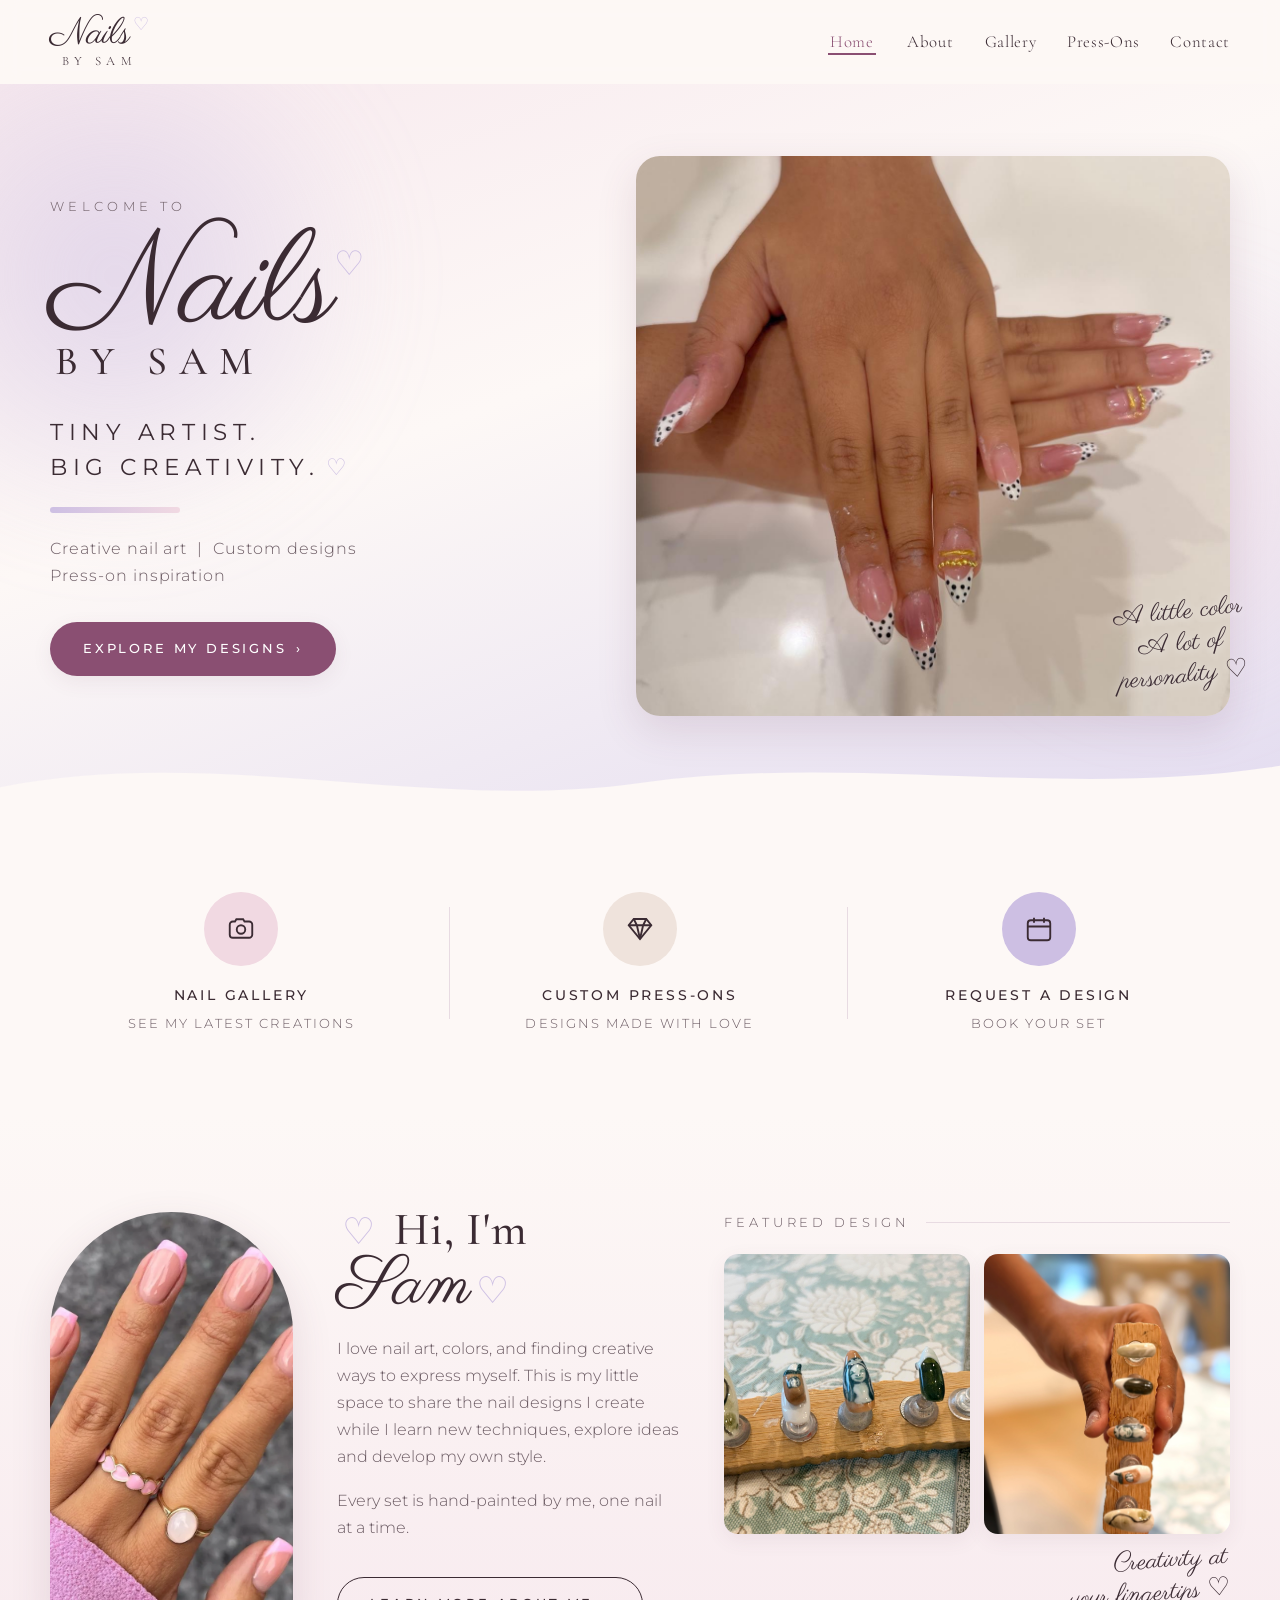
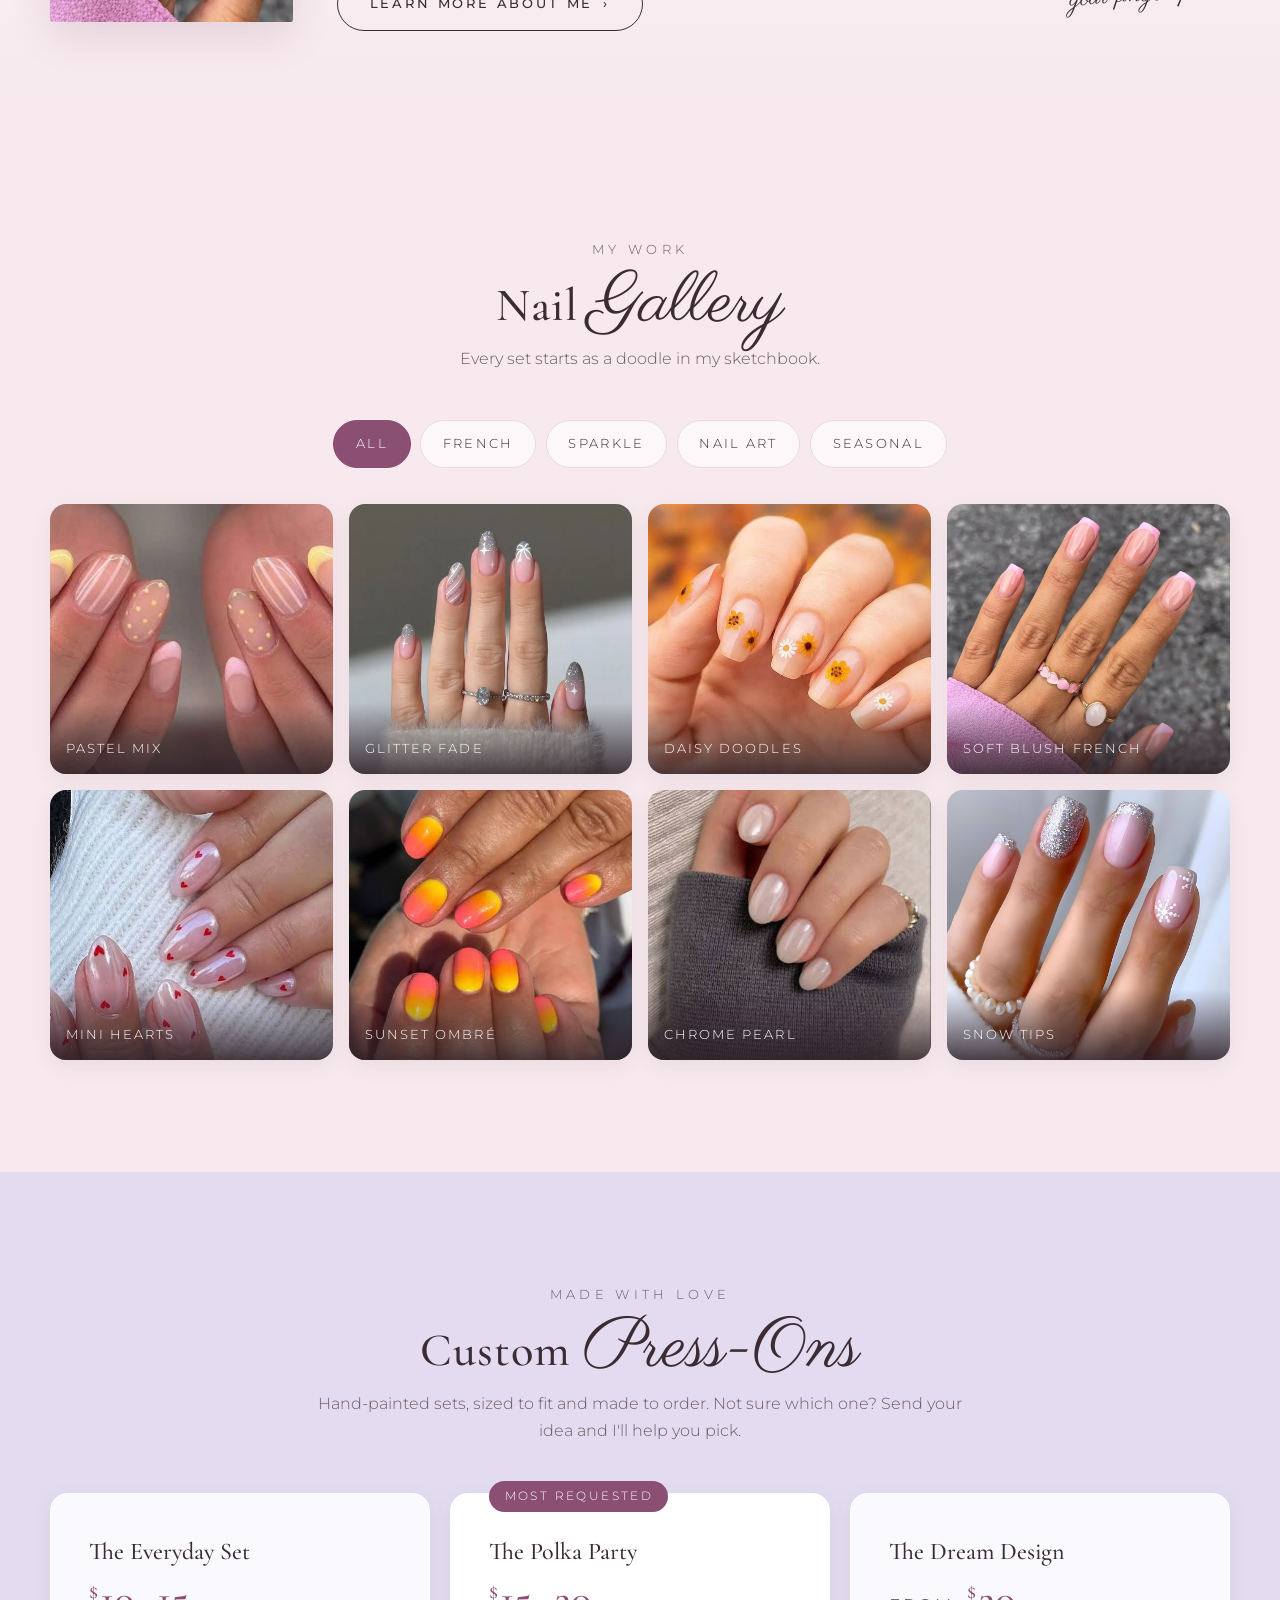
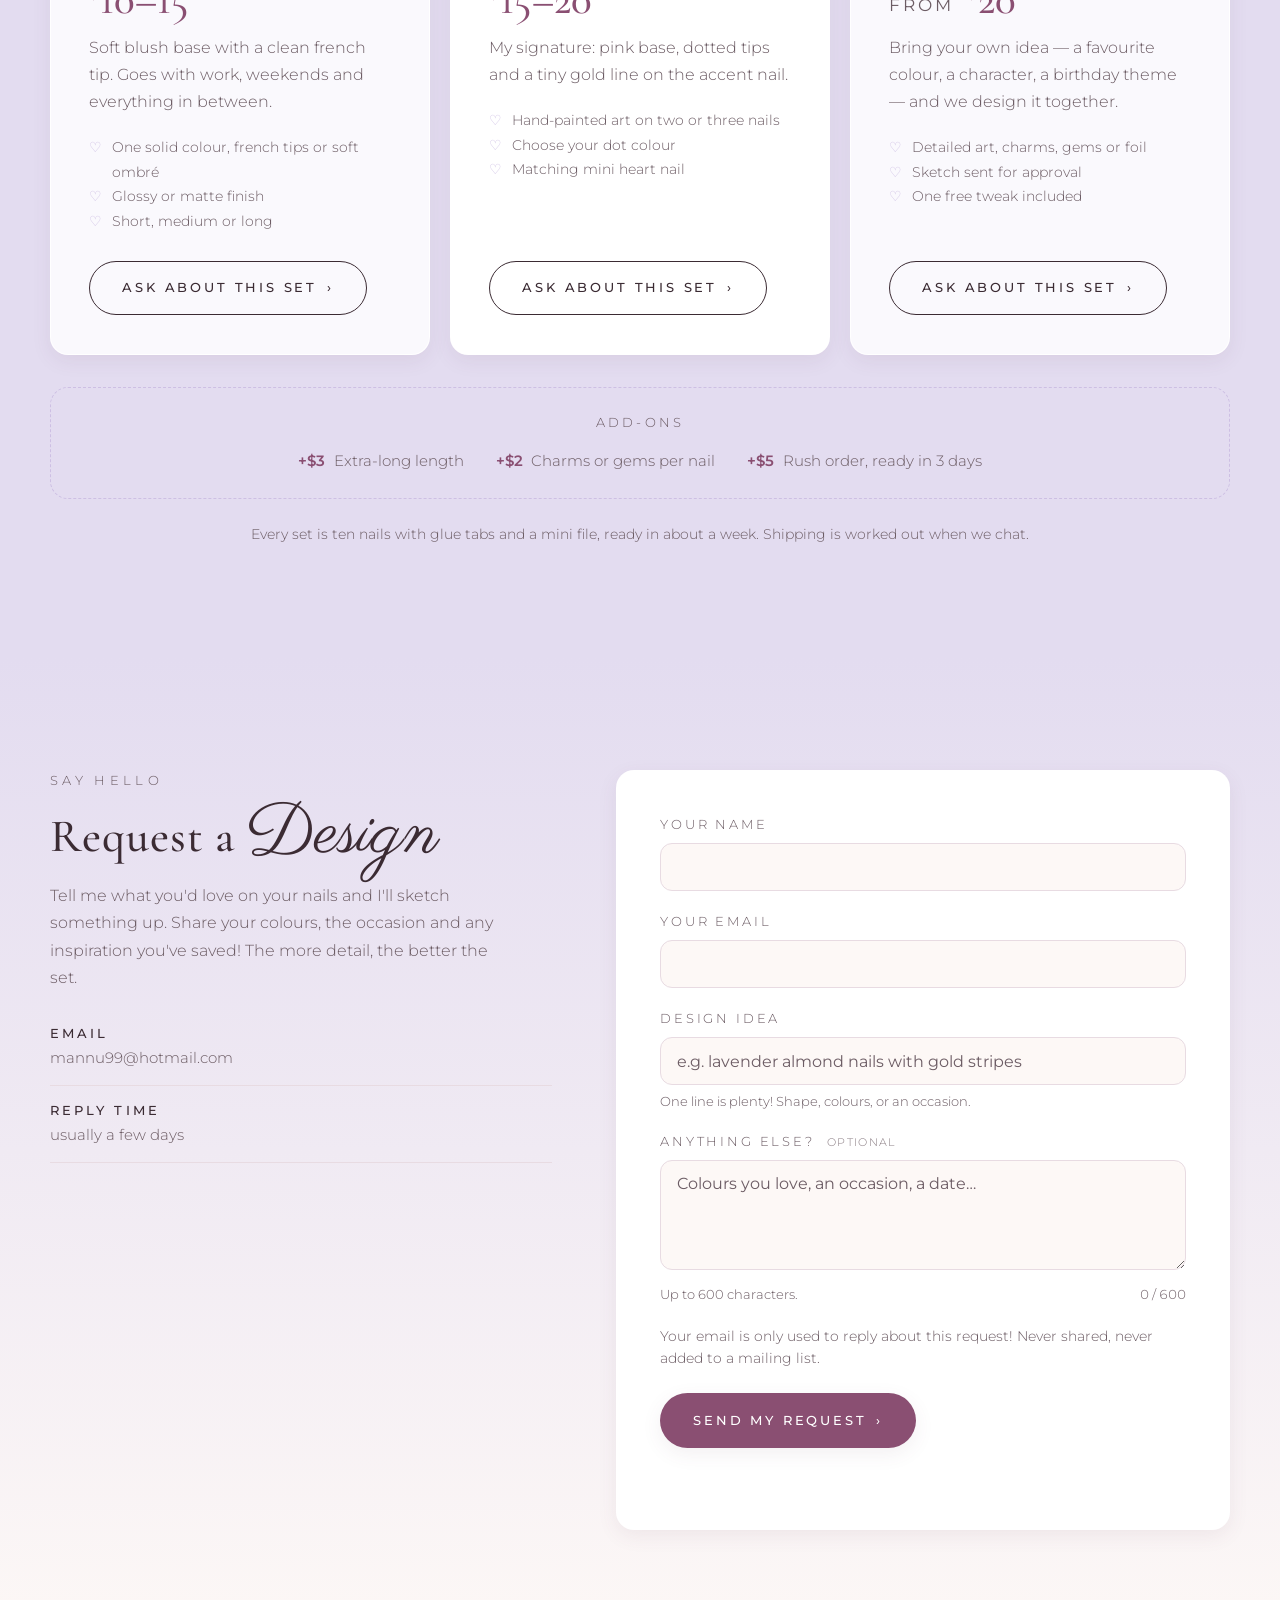
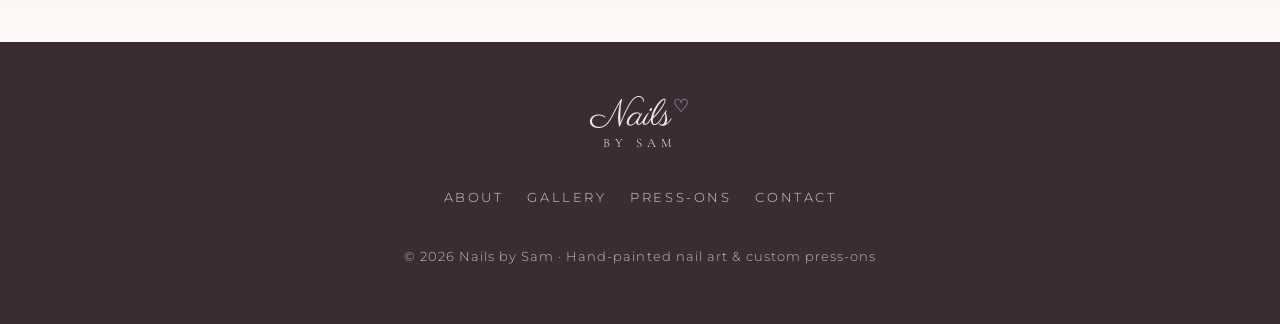
<file: index.html>
<!DOCTYPE html>
<html lang="en">
<head>
<meta charset="UTF-8" />
<meta name="viewport" content="width=device-width, initial-scale=1" />
<title>Nails by Sam — Tiny Artist. Big Creativity.</title>
<meta name="description" content="Nails by Sam — hand-made nail art, custom designs and press-on sets made to order." />
<meta name="theme-color" content="#8a4f72" />

<meta property="og:title" content="Nails by Sam" />
<meta property="og:description" content="Tiny artist. Big creativity. Creative nail art, custom designs and press-on inspiration." />
<meta property="og:type" content="website" />

<link rel="icon" href="data:image/svg+xml,%3Csvg xmlns='http://www.w3.org/2000/svg' viewBox='0 0 32 32'%3E%3Ctext y='26' font-size='26'%3E%F0%9F%92%85%3C/text%3E%3C/svg%3E" />

<link rel="preconnect" href="https://fonts.googleapis.com" />
<link rel="preconnect" href="https://fonts.gstatic.com" crossorigin />
<link href="https://fonts.googleapis.com/css2?family=Cormorant+Garamond:wght@400;500;600&family=Montserrat:wght@300;400;500;600&family=Parisienne&display=swap" rel="stylesheet" />

<link rel="stylesheet" href="styles.css" />
<script>document.documentElement.classList.add('js');</script>
</head>
<body>

<a class="skip-link" href="#main">Skip to content</a>

<!-- ============ HEADER ============ -->
<header class="site-header" id="siteHeader">
  <div class="shell header-inner">
    <a class="logo" href="#home" aria-label="Nails by Sam — home">
      <span class="logo-script">Nails<span class="logo-heart" aria-hidden="true">♡</span></span>
      <span class="logo-sub">by Sam</span>
    </a>

    <button class="nav-toggle" id="navToggle" aria-expanded="false" aria-controls="primaryNav" aria-label="Open menu">
      <span></span><span></span><span></span>
    </button>

    <nav class="nav" id="primaryNav" aria-label="Primary">
      <ul>
        <li><a href="#home" class="nav-link is-active">Home</a></li>
        <li><a href="#about" class="nav-link">About</a></li>
        <li><a href="#gallery" class="nav-link">Gallery</a></li>
        <li><a href="#press-ons" class="nav-link">Press-Ons</a></li>
        <li><a href="#contact" class="nav-link">Contact</a></li>
      </ul>
    </nav>
  </div>
</header>

<main id="main">

  <!-- ============ HERO ============ -->
  <section class="hero" id="home">
    <div class="brush brush-a" aria-hidden="true"></div>
    <div class="brush brush-b" aria-hidden="true"></div>

    <div class="shell hero-grid">
      <div class="hero-copy reveal">
        <p class="eyebrow">Welcome to</p>
        <h1 class="hero-title">
          <span class="script">Nails<span class="title-heart" aria-hidden="true">♡</span></span>
          <span class="serif">by Sam</span>
        </h1>
        <p class="tagline">Tiny artist.<br />Big creativity.<span class="tag-heart" aria-hidden="true">♡</span></p>
        <span class="rule" aria-hidden="true"></span>
        <p class="hero-meta">Creative nail art &nbsp;|&nbsp; Custom designs<br />Press-on inspiration</p>
        <a class="btn btn-primary" href="#gallery">Explore my designs <span aria-hidden="true">›</span></a>
      </div>

      <figure class="hero-media reveal">
        <img src="assets/homepage.jpeg" alt="Two hands resting on white marble showing long stiletto nails with a sheer pink base, white tips covered in black polka dots, and a raised gold stripe across the ring-finger accent nail" width="900" height="700" />
        <figcaption class="note note-hero">A little color<br />A lot of<br />personality <span aria-hidden="true">♡</span></figcaption>
      </figure>
    </div>

    <svg class="wave" viewBox="0 0 1440 90" preserveAspectRatio="none" aria-hidden="true">
      <path d="M0,60 C240,10 480,90 720,55 C960,20 1200,75 1440,35 L1440,90 L0,90 Z" fill="#fdf8f6" />
    </svg>
  </section>

  <!-- ============ QUICK LINKS ============ -->
  <section class="quick" aria-label="Explore">
    <div class="shell quick-grid">
      <a class="quick-card reveal" href="#gallery">
        <span class="quick-icon i-pink">
          <svg viewBox="0 0 24 24" fill="none" stroke="currentColor" stroke-width="1.5" aria-hidden="true">
            <path d="M3 8.5A2.5 2.5 0 0 1 5.5 6h1.7l1.1-1.8h5.4L14.8 6h3.7A2.5 2.5 0 0 1 21 8.5v8A2.5 2.5 0 0 1 18.5 19h-13A2.5 2.5 0 0 1 3 16.5z" />
            <circle cx="12" cy="12.4" r="3.4" />
          </svg>
        </span>
        <h3>Nail Gallery</h3>
        <p>See my latest creations</p>
      </a>

      <a class="quick-card reveal" href="#press-ons">
        <span class="quick-icon i-sand">
          <svg viewBox="0 0 24 24" fill="none" stroke="currentColor" stroke-width="1.5" aria-hidden="true">
            <path d="M7 4h10l4 5-9 11L3 9z" />
            <path d="M3 9h18M9.5 9 12 20M14.5 9 12 20M7 4l2.5 5M17 4l-2.5 5" />
          </svg>
        </span>
        <h3>Custom Press-Ons</h3>
        <p>Designs made with love</p>
      </a>

      <a class="quick-card reveal" href="#contact">
        <span class="quick-icon i-lilac">
          <svg viewBox="0 0 24 24" fill="none" stroke="currentColor" stroke-width="1.5" aria-hidden="true">
            <rect x="3" y="5" width="18" height="16" rx="2.5" />
            <path d="M3 10h18M8 3v4M16 3v4" />
          </svg>
        </span>
        <h3>Request a Design</h3>
        <p>Book your set</p>
      </a>
    </div>
  </section>

  <!-- ============ ABOUT ============ -->
  <section class="about" id="about">
    <div class="shell about-grid">
      <figure class="about-portrait reveal">
        <img src="assets/soft-blush-french.jpeg" alt="A hand with short squoval nails in sheer blush pink with crisp white french tips, wearing a thin gold band and a pearl ring" loading="lazy" />
      </figure>

      <div class="about-copy reveal">
        <h2 class="h2-mixed"><span class="heart-deco" aria-hidden="true">♡</span> Hi, I'm <span class="script">Sam</span><span class="heart-deco" aria-hidden="true">♡</span></h2>
        <p>I love nail art, colors, and finding creative ways to express myself. This is my little space to share the nail designs I create while I learn new techniques, explore ideas and develop my own style.</p>
        <p>Every set is hand-painted by me, one nail at a time.</p>
        <a class="btn btn-ghost" href="#contact">Learn more about me <span aria-hidden="true">›</span></a>
      </div>

      <div class="about-featured reveal">
        <p class="label">Featured design <span class="label-rule" aria-hidden="true"></span></p>
        <div class="featured-grid">
          <figure><img src="assets/featured-1.jpeg" alt="A set of hand-painted almond press-on nails on a bamboo practice stick, painted in cream and dark forest green with a green mermaid figure, a coffee cup and marbled swirls" loading="lazy" /></figure>
          <figure><img src="assets/featured-2.jpeg" alt="The same green and cream press-on set held upright on its bamboo stick, showing each nail in detail from pearl white to dark green" loading="lazy" /></figure>
        </div>
        <p class="note note-featured">Creativity at<br />your fingertips <span aria-hidden="true">♡</span></p>
      </div>
    </div>
  </section>

  <!-- ============ GALLERY ============ -->
  <section class="gallery section" id="gallery">
    <div class="shell">
      <header class="section-head reveal">
        <p class="eyebrow">My work</p>
        <h2 class="h2-mixed">Nail <span class="script">Gallery</span></h2>
        <p class="section-sub">Every set starts as a doodle in my sketchbook.</p>
      </header>

      <div class="filters reveal" role="group" aria-label="Filter designs by style">
        <button class="chip is-active" type="button" aria-pressed="true" data-filter="all">All</button>
        <button class="chip" type="button" aria-pressed="false" data-filter="french">French</button>
        <button class="chip" type="button" aria-pressed="false" data-filter="sparkle">Sparkle</button>
        <button class="chip" type="button" aria-pressed="false" data-filter="art">Nail art</button>
        <button class="chip" type="button" aria-pressed="false" data-filter="seasonal">Seasonal</button>
      </div>

      <ul class="gallery-grid" id="galleryGrid">
        <li class="gal-item reveal" data-cat="french">
          <figure class="gal-figure">
            <button class="gal-btn" type="button" data-full="assets/polka-dot.jpeg" data-caption="Pastel Mix — butter yellow tips, white pinstripes and yellow dots" aria-label="Open larger view of Pastel Mix">
              <img src="assets/polka-dot.jpeg" alt="Short oval nails in a pastel mix: one butter-yellow french tip, one sheer nude nail with fine white vertical pinstripes, one nude nail scattered with yellow polka dots, and one baby-pink french tip" loading="lazy" />
            </button>
            <figcaption class="gal-cap">Pastel Mix</figcaption>
          </figure>
        </li>
        <li class="gal-item reveal" data-cat="sparkle">
          <figure class="gal-figure">
            <button class="gal-btn" type="button" data-full="assets/glitter-fade.jpeg" data-caption="Glitter Fade — lilac base melting into silver sparkle" aria-label="Open larger view of Glitter Fade">
              <img src="assets/glitter-fade.jpeg" alt="Square nails alternating between solid pastel lilac and a sheer nude base fading into dense silver-lilac glitter at the tips" loading="lazy" />
            </button>
            <figcaption class="gal-cap">Glitter Fade</figcaption>
          </figure>
        </li>
        <li class="gal-item reveal" data-cat="art">
          <figure class="gal-figure">
            <button class="gal-btn" type="button" data-full="assets/daisy-doodles.jpeg" data-caption="Daisy Doodles — sunflowers and white daisies on a nude base" aria-label="Open larger view of Daisy Doodles">
              <img src="assets/daisy-doodles.jpeg" alt="Short squoval nails in a sheer peachy nude, hand-painted with yellow sunflowers with dark brown centres and small white daisies with yellow centres" loading="lazy" />
            </button>
            <figcaption class="gal-cap">Daisy Doodles</figcaption>
          </figure>
        </li>
        <li class="gal-item reveal" data-cat="french">
          <figure class="gal-figure">
            <button class="gal-btn" type="button" data-full="assets/soft-blush-french.jpeg" data-caption="Soft Blush French — the everyday classic" aria-label="Open larger view of Soft Blush French">
              <img src="assets/soft-blush-french.jpeg" alt="A hand with short squoval nails in a sheer blush pink with crisp white french tips, wearing a thin gold band and a pearl ring" loading="lazy" />
            </button>
            <figcaption class="gal-cap">Soft Blush French</figcaption>
          </figure>
        </li>
        <li class="gal-item reveal" data-cat="art">
          <figure class="gal-figure">
            <button class="gal-btn" type="button" data-full="assets/mini-hearts.jpeg" data-caption="Mini Hearts — red hearts on glossy pink chrome" aria-label="Open larger view of Mini Hearts">
              <img src="assets/mini-hearts.jpeg" alt="Almond nails in a glossy pearl-pink chrome, each painted with one small bright red heart near the tip" loading="lazy" />
            </button>
            <figcaption class="gal-cap">Mini Hearts</figcaption>
          </figure>
        </li>
        <li class="gal-item reveal" data-cat="seasonal">
          <figure class="gal-figure">
            <button class="gal-btn" type="button" data-full="assets/sunset-ombre.jpeg" data-caption="Sunset Ombré — orange melting into yellow" aria-label="Open larger view of Sunset Ombré">
              <img src="assets/sunset-ombre.jpeg" alt="Two hands with short rounded nails blended from coral pink at the cuticle through orange into bright yellow at the tips" loading="lazy" />
            </button>
            <figcaption class="gal-cap">Sunset Ombré</figcaption>
          </figure>
        </li>
        <li class="gal-item reveal" data-cat="sparkle">
          <figure class="gal-figure">
            <button class="gal-btn" type="button" data-full="assets/chrome-pearl.jpeg" data-caption="Chrome Pearl — milky pearl chrome on short round nails" aria-label="Open larger view of Chrome Pearl">
              <img src="assets/chrome-pearl.jpeg" alt="Short round nails in a milky white pearl chrome that shifts to soft pink in the light, worn with a grey knit sleeve" loading="lazy" />
            </button>
            <figcaption class="gal-cap">Chrome Pearl</figcaption>
          </figure>
        </li>
        <li class="gal-item reveal" data-cat="seasonal">
          <figure class="gal-figure">
            <button class="gal-btn" type="button" data-full="assets/snow-tips.jpeg" data-caption="Snow Tips — silver glitter tips with a white snowflake accent" aria-label="Open larger view of Snow Tips">
              <img src="assets/snow-tips.jpeg" alt="Short square nails in milky baby pink with silver glitter french tips, one full silver glitter accent nail and one hand-painted white snowflake, worn with pearl and crystal rings" loading="lazy" />
            </button>
            <figcaption class="gal-cap">Snow Tips</figcaption>
          </figure>
        </li>
      </ul>
    </div>
  </section>

  <!-- ============ PRESS-ONS ============ -->
  <section class="pressons section" id="press-ons">
    <div class="shell">
      <header class="section-head reveal">
        <p class="eyebrow">Made with love</p>
        <h2 class="h2-mixed">Custom <span class="script">Press-Ons</span></h2>
        <p class="section-sub">Hand-painted sets, sized to fit and made to order. Not sure which one? Send your idea and I'll help you pick.</p>
      </header>

      <div class="press-grid">
        <article class="press-card reveal">
          <span class="press-selected" hidden>✓ Selected</span>
          <h3>The Everyday Set</h3>
          <p class="press-price"><span class="press-cur">$</span>10–15</p>
          <p class="press-desc">Soft blush base with a clean french tip. Goes with work, weekends and everything in between.</p>
          <ul class="press-list">
            <li>One solid colour, french tips or soft ombré</li>
            <li>Glossy or matte finish</li>
            <li>Short, medium or long</li>
          </ul>
          <a class="btn btn-ghost" href="#contact" data-tier="The Everyday Set ($10–15)">Ask about this set <span aria-hidden="true">›</span></a>
        </article>

        <article class="press-card reveal is-feature">
          <span class="press-tag">Most requested</span>
          <span class="press-selected" hidden>✓ Selected</span>
          <h3>The Polka Party</h3>
          <p class="press-price"><span class="press-cur">$</span>15–20</p>
          <p class="press-desc">My signature: pink base, dotted tips and a tiny gold line on the accent nail.</p>
          <ul class="press-list">
            <li>Hand-painted art on two or three nails</li>
            <li>Choose your dot colour</li>
            <li>Matching mini heart nail</li>
          </ul>
          <a class="btn btn-ghost" href="#contact" data-tier="The Polka Party ($15–20)">Ask about this set <span aria-hidden="true">›</span></a>
        </article>

        <article class="press-card reveal">
          <span class="press-selected" hidden>✓ Selected</span>
          <h3>The Dream Design</h3>
          <p class="press-price"><span class="press-from">from</span> <span class="press-cur">$</span>20</p>
          <p class="press-desc">Bring your own idea — a favourite colour, a character, a birthday theme — and we design it together.</p>
          <ul class="press-list">
            <li>Detailed art, charms, gems or foil</li>
            <li>Sketch sent for approval</li>
            <li>One free tweak included</li>
          </ul>
          <a class="btn btn-ghost" href="#contact" data-tier="The Dream Design (from $20)">Ask about this set <span aria-hidden="true">›</span></a>
        </article>
      </div>

      <div class="price-extras reveal">
        <p class="price-extras-title">Add-ons</p>
        <ul class="price-extras-list">
          <li><strong>+$3</strong> Extra-long length</li>
          <li><strong>+$2</strong> Charms or gems per nail</li>
          <li><strong>+$5</strong> Rush order, ready in 3 days</li>
        </ul>
      </div>

      <p class="price-footnote">Every set is ten nails with glue tabs and a mini file, ready in about a week. Shipping is worked out when we chat.</p>
    </div>
  </section>

  <!-- ============ CONTACT ============ -->
  <section class="contact section" id="contact">
    <div class="shell contact-grid">
      <div class="contact-copy reveal">
        <p class="eyebrow">Say hello</p>
        <h2 class="h2-mixed">Request a <span class="script">Design</span></h2>
        <p>Tell me what you'd love on your nails and I'll sketch something up. Share your colours, the occasion and any inspiration you've saved! The more detail, the better the set.</p>
        <ul class="contact-list">
          <li><strong>Email</strong>mannu99@hotmail.com</li>
          <li><strong>Reply time</strong> usually a few days</li>
        </ul>
      </div>

      <form class="contact-form reveal" id="requestForm" name="nail-design-requests" method="POST" action="/success.html" data-netlify="true" netlify-honeypot="company">
        <input type="hidden" name="form-name" value="nail-design-requests" />
        <p class="hp" aria-hidden="true"><label for="company">Leave this empty</label><input id="company" name="company" type="text" tabindex="-1" autocomplete="off" /></p>

        <div class="chosen-set" id="chosenSet" hidden>
          <span class="chosen-label">Asking about</span>
          <span class="chosen-name" id="chosenName"></span>
          <button type="button" class="chosen-clear" id="chosenClear" aria-label="Clear the selected set">×</button>
        </div>
        <input type="hidden" id="tier" name="tier" value="" />

        <div class="field">
          <label for="name">Your name</label>
          <input id="name" name="name" type="text" required minlength="2" maxlength="40" autocomplete="name" />
        </div>

        <div class="field">
          <label for="email">Your email</label>
          <input id="email" name="email" type="email" required maxlength="80" autocomplete="email" />
        </div>

        <div class="field">
          <label for="idea">Design idea</label>
          <input id="idea" name="idea" type="text" required minlength="5" maxlength="80" aria-describedby="ideaHint" placeholder="e.g. lavender almond nails with gold stripes" />
          <p class="field-hint" id="ideaHint">One line is plenty! Shape, colours, or an occasion.</p>
        </div>

        <div class="field">
          <label for="message">Anything else? <span class="field-optional">Optional</span></label>
          <textarea id="message" name="message" rows="4" maxlength="600" aria-describedby="messageHint" placeholder="Colours you love, an occasion, a date…"></textarea>
          <div class="field-foot">
            <p class="field-hint" id="messageHint">Up to 600 characters.</p>
            <p class="field-count" id="messageCount" aria-hidden="true"></p>
          </div>
        </div>

        <p class="form-privacy">Your email is only used to reply about this request! Never shared, never added to a mailing list.</p>

        <button class="btn btn-primary" type="submit" id="submitBtn">Send my request <span aria-hidden="true">›</span></button>
        <p class="form-status" id="formStatus" role="status" aria-live="polite"></p>
      </form>
    </div>
  </section>
</main>

<!-- ============ FOOTER ============ -->
<footer class="site-footer">
  <div class="shell footer-inner">
    <a class="logo logo-footer" href="#home">
      <span class="logo-script">Nails<span class="logo-heart" aria-hidden="true">♡</span></span>
      <span class="logo-sub">by Sam</span>
    </a>
    <nav aria-label="Footer">
      <ul class="footer-nav">
        <li><a href="#about">About</a></li>
        <li><a href="#gallery">Gallery</a></li>
        <li><a href="#press-ons">Press-Ons</a></li>
        <li><a href="#contact">Contact</a></li>
      </ul>
    </nav>
    <p class="copy">© <span id="year"></span> Nails by Sam · Hand-painted nail art &amp; custom press-ons</p>
  </div>
</footer>

<!-- ============ LIGHTBOX ============ -->
<div class="lightbox" id="lightbox" role="dialog" aria-modal="true" aria-label="Design preview" hidden>
  <button class="lb-close" id="lbClose" aria-label="Close preview">×</button>
  <button class="lb-nav lb-prev" id="lbPrev" aria-label="Previous design">‹</button>
  <figure class="lb-figure">
    <img id="lbImage" src="[data-uri]" alt="" />
    <figcaption id="lbCaption"></figcaption>
  </figure>
  <button class="lb-nav lb-next" id="lbNext" aria-label="Next design">›</button>
</div>

<script src="script.js"></script>
</body>
</html>
</file>
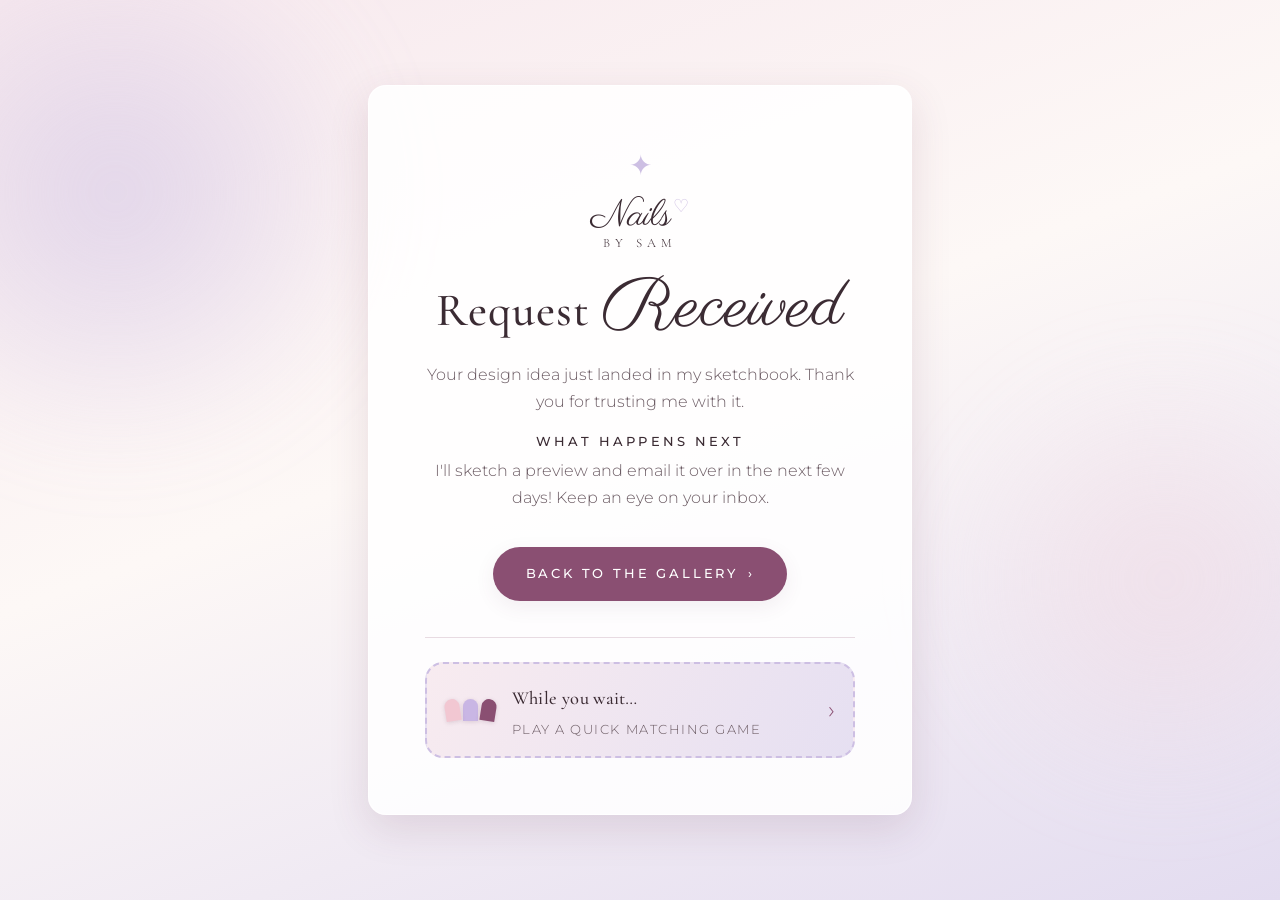
<file: success.html>
<!DOCTYPE html>
<html lang="en">
<head>
<meta charset="UTF-8" />
<meta name="viewport" content="width=device-width, initial-scale=1" />
<title>Request received — Nails by Sam</title>
<meta name="description" content="Your nail design request has been received." />
<meta name="theme-color" content="#8a4f72" />
<meta name="robots" content="noindex" />

<link rel="icon" href="data:image/svg+xml,%3Csvg xmlns='http://www.w3.org/2000/svg' viewBox='0 0 32 32'%3E%3Ctext y='26' font-size='26'%3E%F0%9F%92%85%3C/text%3E%3C/svg%3E" />

<link rel="preconnect" href="https://fonts.googleapis.com" />
<link rel="preconnect" href="https://fonts.gstatic.com" crossorigin />
<link href="https://fonts.googleapis.com/css2?family=Cormorant+Garamond:wght@400;500;600&family=Montserrat:wght@300;400;500;600&family=Parisienne&display=swap" rel="stylesheet" />

<link rel="stylesheet" href="styles.css" />
</head>
<body>

<main class="success-wrap" id="main">
  <div class="success-bg" aria-hidden="true">
    <div class="brush brush-a"></div>
    <div class="brush brush-b"></div>
  </div>

  <article class="success-card">
    <span class="success-sparkle" aria-hidden="true">✦</span>

    <a class="logo logo-success" href="index.html" aria-label="Nails by Sam — home">
      <span class="logo-script">Nails<span class="logo-heart" aria-hidden="true">♡</span></span>
      <span class="logo-sub">by Sam</span>
    </a>

    <h1 class="h2-mixed">Request <span class="script">Received</span></h1>

    <p>Your design idea just landed in my sketchbook. Thank you for trusting me with it.</p>
    <p class="success-next"><strong>What happens next</strong> I'll sketch a preview and email it over in the next few days! Keep an eye on your inbox.</p>

    <a class="btn btn-primary" href="index.html">Back to the gallery <span aria-hidden="true">›</span></a>

    <section class="game" aria-label="Matching game">
      <button class="game-toggle" id="gameToggle" type="button" aria-expanded="false" aria-controls="gamePanel">
        <span class="game-toggle-icon" aria-hidden="true">
          <span class="mini-card mc-1"></span>
          <span class="mini-card mc-2"></span>
          <span class="mini-card mc-3"></span>
        </span>
        <span class="game-toggle-text">
          <span class="game-toggle-title">While you wait<span class="script">…</span></span>
          <span class="game-toggle-sub">Play a quick matching game</span>
        </span>
        <span class="game-toggle-chev" aria-hidden="true">›</span>
      </button>

      <div class="game-panel" id="gamePanel" hidden>
        <h2 class="game-heading">Match the pairs</h2>
        <p class="game-status" id="gameStatus" role="status" aria-live="polite"></p>
        <ul class="game-grid" id="gameGrid"></ul>
        <button class="btn btn-ghost game-reset" id="gameReset" type="button">Shuffle again</button>
      </div>
    </section>
  </article>
</main>

<script src="success.js"></script>
</body>
</html>
</file>
<file: styles.css>
/* ============================================================
   Nails by Sam — styles
   Palette + type scale live in :root, everything else builds on it.
   ============================================================ */

:root {
  --cream: #fdf8f6;
  --blush: #f7e9ee;
  --blush-deep: #f1d9e2;
  --lilac: #e3dcf0;
  --lilac-deep: #cdbfe3;
  --sand: #efe3dc;
  --plum: #8a4f72;
  --plum-dark: #6b3c58;
  --ink: #3b2b33;
  --ink-soft: #6c5c64;
  --line: #e8dbe2;
  --white: #ffffff;

  --font-script: "Parisienne", cursive;
  --font-serif: "Cormorant Garamond", Georgia, serif;
  --font-sans: "Montserrat", "Helvetica Neue", Arial, sans-serif;

  --shell: 1180px;
  --radius: 18px;
  --tap: 3rem; /* 48px minimum tap target */
  --shadow-sm: 0 6px 20px rgba(106, 60, 88, 0.08);
  --shadow-md: 0 14px 40px rgba(106, 60, 88, 0.14);
  --header-h: 84px;
}

/* ---------- reset ---------- */
*, *::before, *::after { box-sizing: border-box; }

html {
  font-size: 100%; /* respects the browser's base size, never below 16px */
  scroll-behavior: smooth;
  scroll-padding-top: var(--header-h);
}

body {
  margin: 0;
  background: var(--cream);
  color: var(--ink);
  font-family: var(--font-sans);
  font-weight: 300;
  font-size: 1rem;
  line-height: 1.7;
  -webkit-font-smoothing: antialiased;
}

img { max-width: 100%; display: block; }
ul { margin: 0; padding: 0; list-style: none; }
a { color: inherit; text-decoration: none; }
button { font: inherit; color: inherit; cursor: pointer; }

:focus-visible {
  outline: 3px solid var(--plum);
  outline-offset: 3px;
  border-radius: 4px;
}

/* Plum has too little contrast against the dark footer and lightbox. */
.site-footer :focus-visible,
.lightbox :focus-visible { outline-color: #ffffff; }

.shell { width: min(100% - 2.5rem, var(--shell)); margin-inline: auto; }

.skip-link {
  position: absolute;
  left: -999px;
  top: 0;
  background: var(--plum);
  color: #fff;
  padding: 0.75rem 1.25rem;
  z-index: 200;
}
.skip-link:focus { left: 0; }

/* ---------- type helpers ---------- */
.script {
  font-family: var(--font-script);
  font-weight: 400;
  text-transform: none;
  letter-spacing: 0;
}

.eyebrow {
  margin: 0 0 0.75rem;
  font-size: 0.8rem;
  letter-spacing: 0.34em;
  text-transform: uppercase;
  color: var(--ink-soft);
}

.h2-mixed {
  margin: 0 0 0.6rem;
  font-family: var(--font-serif);
  font-weight: 500;
  font-size: clamp(2rem, 4.4vw, 2.9rem);
  letter-spacing: 0.02em;
  line-height: 1.15;
}
.h2-mixed .script { font-size: 1.5em; line-height: 0.9; color: var(--ink); }

.section { padding: clamp(4rem, 9vw, 7rem) 0; }
.section-head { max-width: 42rem; margin: 0 auto clamp(2rem, 4vw, 3rem); text-align: center; }
.section-sub { margin: 0; color: var(--ink-soft); }

.heart-deco { color: var(--lilac-deep); font-size: 0.8em; margin: 0 0.15em; }

.note {
  font-family: var(--font-script);
  font-size: clamp(1.15rem, 2.2vw, 1.6rem);
  line-height: 1.25;
  color: var(--ink);
  margin: 0;
}

.rule {
  display: block;
  width: 130px;
  height: 6px;
  margin: 1.4rem 0;
  border-radius: 99px;
  background: linear-gradient(90deg, var(--lilac-deep), var(--blush-deep));
}

/* ---------- buttons ---------- */
.btn {
  display: inline-flex;
  align-items: center;
  justify-content: center;
  gap: 0.6rem;
  min-height: var(--tap);
  padding: 0.95rem 2rem;
  border: 1px solid transparent;
  border-radius: 99px;
  font-size: 0.8rem;
  font-weight: 500;
  letter-spacing: 0.22em;
  text-transform: uppercase;
  transition: transform 0.25s ease, background 0.25s ease, color 0.25s ease, box-shadow 0.25s ease;
}
.btn:hover { transform: translateY(-2px); }
.btn:disabled { opacity: 0.55; cursor: progress; transform: none; }

.btn-primary { background: var(--plum); color: #fff; box-shadow: var(--shadow-sm); }
.btn-primary:hover { background: var(--plum-dark); box-shadow: var(--shadow-md); }

.btn-ghost { background: transparent; border-color: var(--ink); color: var(--ink); }
.btn-ghost:hover { background: var(--ink); color: #fff; }

/* ============================================================
   HEADER
   ============================================================ */
.site-header {
  position: sticky;
  top: 0;
  z-index: 100;
  background: rgba(253, 248, 246, 0.9);
  backdrop-filter: blur(10px);
  transition: box-shadow 0.3s ease;
}
.site-header.is-stuck { box-shadow: 0 4px 24px rgba(106, 60, 88, 0.08); }

.header-inner {
  min-height: var(--header-h);
  display: flex;
  align-items: center;
  justify-content: space-between;
  gap: 1.5rem;
}

.logo { display: block; line-height: 1; }
.logo-script {
  font-family: var(--font-script);
  font-size: 2.3rem;
  display: inline-block;
}
.logo-heart { color: var(--lilac-deep); font-size: 0.5em; margin-left: 0.15em; vertical-align: super; }
.logo-sub {
  display: block;
  margin-top: 0.15rem;
  font-family: var(--font-serif);
  font-size: 0.8rem;
  letter-spacing: 0.4em;
  text-transform: uppercase;
  text-align: center;
}

.nav { display: flex; align-items: center; gap: 2rem; }
.nav ul { display: flex; gap: 1.9rem; }
.nav-link {
  position: relative;
  display: inline-flex;
  align-items: center;
  justify-content: center;
  min-width: var(--tap);
  min-height: var(--tap);
  font-family: var(--font-serif);
  font-size: 1.05rem;
  letter-spacing: 0.04em;
}
.nav-link::after {
  content: "";
  position: absolute;
  left: 0; bottom: 0.7rem;
  width: 0; height: 1.5px;
  background: var(--plum);
  transition: width 0.3s ease;
}
.nav-link:hover::after, .nav-link.is-active::after { width: 100%; }
.nav-link.is-active { color: var(--plum); }

.nav-toggle {
  display: none;
  width: var(--tap); height: var(--tap);
  background: none;
  border: 0;
  padding: 12px;
  flex-direction: column;
  justify-content: space-between;
}
.nav-toggle span {
  display: block;
  height: 1.6px;
  background: var(--ink);
  border-radius: 2px;
  transition: transform 0.3s ease, opacity 0.2s ease;
}
.nav-toggle[aria-expanded="true"] span:nth-child(1) { transform: translateY(10px) rotate(45deg); }
.nav-toggle[aria-expanded="true"] span:nth-child(2) { opacity: 0; }
.nav-toggle[aria-expanded="true"] span:nth-child(3) { transform: translateY(-10px) rotate(-45deg); }

/* ============================================================
   HERO
   ============================================================ */
.hero {
  position: relative;
  padding: clamp(2.5rem, 6vw, 4.5rem) 0 0;
  background: linear-gradient(160deg, var(--blush) 0%, var(--cream) 42%, var(--lilac) 100%);
  overflow: hidden;
}

.brush {
  position: absolute;
  filter: blur(46px);
  opacity: 0.55;
  pointer-events: none;
}
.brush-a {
  width: 46vw; height: 46vw;
  left: -14vw; top: -8vw;
  background: radial-gradient(circle, var(--lilac-deep), transparent 65%);
}
.brush-b {
  width: 38vw; height: 38vw;
  right: -10vw; bottom: 6vw;
  background: radial-gradient(circle, var(--blush-deep), transparent 65%);
}

.hero-grid {
  position: relative;
  z-index: 1;
  display: grid;
  grid-template-columns: minmax(0, 0.95fr) minmax(0, 1.05fr);
  gap: clamp(1.5rem, 4vw, 3rem);
  align-items: center;
  padding-bottom: clamp(4rem, 8vw, 6rem);
}

.hero-title { margin: 0; line-height: 0.92; }
.hero-title .script {
  display: block;
  font-size: clamp(4.2rem, 12vw, 8.2rem);
  color: var(--ink);
}
.title-heart {
  font-family: var(--font-sans);
  font-size: 0.26em;
  color: var(--lilac-deep);
  vertical-align: super;
  margin-left: -0.05em;
}
.hero-title .serif {
  display: block;
  margin-top: -0.2em;
  padding-left: 0.3rem;
  font-family: var(--font-serif);
  font-weight: 500;
  font-size: clamp(1.5rem, 3.6vw, 2.5rem);
  letter-spacing: 0.3em;
  text-transform: uppercase;
}

.tagline {
  margin: clamp(1.5rem, 3vw, 2.2rem) 0 0;
  font-size: clamp(1.05rem, 2.3vw, 1.45rem);
  font-weight: 400;
  letter-spacing: 0.24em;
  text-transform: uppercase;
  line-height: 1.5;
}
.tag-heart { color: var(--lilac-deep); margin-left: 0.4rem; }

.hero-meta { margin: 0 0 2rem; color: var(--ink-soft); letter-spacing: 0.06em; }

.hero-media { position: relative; margin: 0; }
.hero-media img {
  width: 100%;
  height: clamp(320px, 46vw, 560px);
  object-fit: cover;
  border-radius: 24px;
  box-shadow: var(--shadow-md);
}
.note-hero {
  position: absolute;
  right: -1rem;
  bottom: 1.5rem;
  text-align: center;
  transform: rotate(-6deg);
  text-shadow: 0 1px 10px rgba(255, 255, 255, 0.9);
}

.wave { position: absolute; left: 0; bottom: -1px; width: 100%; height: clamp(50px, 6vw, 90px); }

/* ============================================================
   QUICK LINKS
   ============================================================ */
.quick { background: var(--cream); padding: clamp(2.5rem, 5vw, 4rem) 0; }

.quick-grid {
  display: grid;
  grid-template-columns: repeat(3, 1fr);
  gap: 1rem;
}

.quick-card {
  position: relative;
  display: flex;
  flex-direction: column;
  align-items: center;
  text-align: center;
  padding: 1rem 0.75rem;
  transition: transform 0.3s ease;
}
.quick-card + .quick-card::before {
  content: "";
  position: absolute;
  left: 0; top: 18%;
  width: 1px; height: 64%;
  background: var(--line);
}
.quick-card:hover { transform: translateY(-5px); }

.quick-icon {
  display: grid;
  place-items: center;
  width: 74px; height: 74px;
  margin-bottom: 1.1rem;
  border-radius: 50%;
  color: var(--ink);
  transition: transform 0.3s ease;
}
.quick-icon svg { width: 30px; height: 30px; }
.quick-card:hover .quick-icon { transform: scale(1.07); }
.i-pink { background: var(--blush-deep); }
.i-lilac { background: var(--lilac-deep); }
.i-sand { background: var(--sand); }

.quick-card h3 {
  margin: 0 0 0.35rem;
  font-size: 0.875rem;
  font-weight: 500;
  letter-spacing: 0.2em;
  text-transform: uppercase;
}
.quick-card p {
  margin: 0;
  font-size: 0.8rem;
  letter-spacing: 0.16em;
  text-transform: uppercase;
  color: var(--ink-soft);
}

/* ============================================================
   ABOUT
   ============================================================ */
.about {
  position: relative;
  padding: clamp(3rem, 7vw, 5.5rem) 0 clamp(4rem, 8vw, 6rem);
  background: linear-gradient(180deg, var(--cream), var(--blush));
}

.about-grid {
  display: grid;
  grid-template-columns: minmax(0, 0.6fr) minmax(0, 0.85fr) minmax(0, 1.25fr);
  gap: clamp(1.5rem, 3.5vw, 2.75rem);
  align-items: center;
}

.about-portrait { margin: 0; }
.about-portrait img {
  width: 100%;
  height: clamp(300px, 32vw, 430px);
  object-fit: cover;
  border-radius: 999px 999px var(--radius) var(--radius);
  box-shadow: var(--shadow-md);
}

.about-copy p { color: var(--ink-soft); max-width: 34ch; }
.about-copy .btn { margin-top: 1.25rem; }

.about-featured { position: relative; }
.label {
  display: flex;
  align-items: center;
  gap: 1rem;
  margin: 0 0 1.25rem;
  font-size: 0.8rem;
  letter-spacing: 0.3em;
  text-transform: uppercase;
  color: var(--ink-soft);
}
.label-rule { flex: 1; height: 1px; background: var(--line); }

.featured-grid {
  display: grid;
  grid-template-columns: repeat(2, 1fr);
  gap: 0.85rem;
}
.featured-grid figure { margin: 0; }
.featured-grid img {
  width: 100%;
  height: clamp(200px, 24vw, 280px);
  object-fit: cover;
  border-radius: 14px;
  box-shadow: var(--shadow-sm);
  transition: transform 0.35s ease;
}
.featured-grid figure:hover img { transform: translateY(-6px); }

.note-featured {
  margin-top: 1.5rem;
  text-align: right;
  transform: rotate(-4deg);
}

/* ============================================================
   GALLERY
   ============================================================ */
.gallery { background: var(--blush); }

.filters {
  display: flex;
  flex-wrap: wrap;
  justify-content: center;
  gap: 0.6rem;
  margin-bottom: 2.25rem;
}
.chip {
  display: inline-flex;
  align-items: center;
  min-height: var(--tap);
  padding: 0.55rem 1.35rem;
  border: 1px solid var(--line);
  border-radius: 99px;
  background: rgba(255, 255, 255, 0.7);
  font-size: 0.8rem;
  letter-spacing: 0.18em;
  text-transform: uppercase;
  transition: background 0.25s ease, color 0.25s ease, border-color 0.25s ease;
}
.chip:hover { border-color: var(--plum); }
.chip.is-active { background: var(--plum); border-color: var(--plum); color: #fff; }

.gallery-grid {
  display: grid;
  grid-template-columns: repeat(auto-fill, minmax(230px, 1fr));
  gap: 1rem;
}
.gal-item.is-hidden { display: none; }

.gal-figure {
  position: relative;
  margin: 0;
  border-radius: 16px;
  overflow: hidden;
  box-shadow: var(--shadow-sm);
}

.gal-btn {
  display: block;
  width: 100%;
  padding: 0;
  border: 0;
  background: var(--lilac);
}
.gal-btn img {
  width: 100%;
  height: 270px;
  object-fit: cover;
  transition: transform 0.5s ease;
}
.gal-btn:hover img { transform: scale(1.06); }
.gal-btn:focus-visible { outline-offset: -4px; }

.gal-cap {
  position: absolute;
  left: 0; right: 0; bottom: 0;
  padding: 2.2rem 1rem 0.9rem;
  background: linear-gradient(transparent, rgba(45, 32, 39, 0.85));
  color: #fff;
  font-size: 0.8rem;
  letter-spacing: 0.16em;
  text-transform: uppercase;
  text-align: left;
  pointer-events: none; /* keeps the whole tile clickable through the caption */
}

/* ============================================================
   PRESS-ONS
   ============================================================ */
.pressons { background: var(--lilac); }

.press-grid {
  display: grid;
  grid-template-columns: repeat(auto-fit, minmax(270px, 1fr));
  gap: 1.25rem;
  align-items: stretch;
}

.press-card {
  position: relative;
  display: flex;
  flex-direction: column;
  padding: clamp(1.75rem, 3vw, 2.4rem);
  border-radius: var(--radius);
  background: rgba(255, 255, 255, 0.82);
  border: 1px solid rgba(255, 255, 255, 0.9);
  box-shadow: var(--shadow-sm);
  transition: transform 0.3s ease, box-shadow 0.3s ease;
}
.press-card:hover { transform: translateY(-6px); box-shadow: var(--shadow-md); }
.press-card.is-feature { background: #fff; }

.press-card.is-selected {
  background: #fff;
  border-color: var(--plum);
  box-shadow: 0 0 0 2px var(--plum), var(--shadow-md);
}

.press-selected {
  position: absolute;
  top: 0.9rem;
  right: 0.9rem;
  padding: 0.3rem 0.75rem;
  border: 1px solid var(--lilac-deep);
  border-radius: 99px;
  background: linear-gradient(120deg, var(--blush), var(--lilac));
  color: var(--ink);
  font-size: 0.7rem;
  font-weight: 500;
  letter-spacing: 0.12em;
  text-transform: uppercase;
  white-space: nowrap;
  animation: chosen-pop 0.4s ease-out;
}
.press-selected[hidden] { display: none; }

/* The chosen card's call to action fills in, whichever variant it started as. */
.press-card.is-selected .btn {
  background: var(--plum);
  border-color: var(--plum);
  color: #fff;
}
.press-card.is-selected .btn:hover { background: var(--plum-dark); border-color: var(--plum-dark); }

.press-tag {
  position: absolute;
  top: -0.8rem; left: clamp(1.75rem, 3vw, 2.4rem);
  padding: 0.35rem 0.95rem;
  border-radius: 99px;
  background: var(--plum);
  color: #fff;
  font-size: 0.75rem;
  letter-spacing: 0.2em;
  text-transform: uppercase;
}

.press-card h3 {
  margin: 0 0 0.35rem;
  font-family: var(--font-serif);
  font-weight: 500;
  font-size: 1.5rem;
}

.press-price {
  margin: 0 0 0.75rem;
  font-family: var(--font-serif);
  font-weight: 500;
  font-size: clamp(2.1rem, 4vw, 2.7rem);
  line-height: 1;
  color: var(--plum);
}
.press-cur { font-size: 0.5em; vertical-align: super; margin-right: 0.08em; }
.press-from {
  font-family: var(--font-sans);
  font-size: 0.4em;
  font-weight: 400;
  letter-spacing: 0.16em;
  text-transform: uppercase;
  color: var(--ink-soft);
  vertical-align: middle;
  margin-right: 0.2em;
}

.press-desc { margin: 0 0 1.25rem; color: var(--ink-soft); }

.price-extras {
  margin-top: 2rem;
  padding: 1.5rem;
  border: 1px dashed var(--lilac-deep);
  border-radius: var(--radius);
  text-align: center;
}
.price-extras-title {
  margin: 0 0 0.9rem;
  font-size: 0.8rem;
  letter-spacing: 0.24em;
  text-transform: uppercase;
  color: var(--ink-soft);
}
.price-extras-list {
  display: flex;
  flex-wrap: wrap;
  justify-content: center;
  gap: 0.75rem 2rem;
}
.price-extras-list li { font-size: 0.95rem; color: var(--ink-soft); }
.price-extras-list strong { color: var(--plum); font-weight: 600; margin-right: 0.3rem; }

.price-footnote {
  margin: 1.5rem 0 0;
  text-align: center;
  font-size: 0.85rem;
  color: var(--ink-soft);
}

.press-list { margin-bottom: 1.75rem; }
.press-list li {
  position: relative;
  padding-left: 1.4rem;
  font-size: 0.9rem;
  color: var(--ink-soft);
}
.press-list li::before {
  content: "♡";
  position: absolute;
  left: 0;
  color: var(--lilac-deep);
  transition: color 0.25s ease;
}
.press-card.is-selected .press-list li::before {
  content: "♥";
  color: var(--lilac-deep);
}

.press-card .btn { align-self: flex-start; margin-top: auto; }

/* ============================================================
   CONTACT
   ============================================================ */
.contact { background: linear-gradient(180deg, var(--lilac), var(--cream)); }

.contact-grid {
  display: grid;
  grid-template-columns: minmax(0, 0.9fr) minmax(0, 1.1fr);
  gap: clamp(2rem, 5vw, 4rem);
  align-items: start;
}

.contact-copy p { color: var(--ink-soft); max-width: 42ch; }

.contact-list { margin-top: 2rem; display: grid; gap: 0.9rem; }
.contact-list li {
  padding-bottom: 0.9rem;
  border-bottom: 1px solid var(--line);
  font-size: 0.95rem;
  color: var(--ink-soft);
}
.contact-list strong {
  display: block;
  font-size: 0.8rem;
  font-weight: 500;
  letter-spacing: 0.24em;
  text-transform: uppercase;
  color: var(--ink);
}

.contact-form {
  padding: clamp(1.75rem, 3.5vw, 2.75rem);
  background: #fff;
  border-radius: var(--radius);
  box-shadow: var(--shadow-sm);
}

.field { margin-bottom: 1.25rem; }
.field label {
  display: block;
  margin-bottom: 0.45rem;
  font-size: 0.8rem;
  letter-spacing: 0.22em;
  text-transform: uppercase;
  color: var(--ink-soft);
}
.field input, .field textarea, .field select {
  width: 100%;
  min-height: var(--tap);
  padding: 0.85rem 1rem;
  border: 1px solid var(--line);
  border-radius: 12px;
  background: var(--cream);
  font-family: inherit;
  font-size: 1rem;
  color: var(--ink);
  transition: border-color 0.25s ease, background 0.25s ease;
}
.field ::placeholder { color: #6c5c64; opacity: 1; }
.field textarea { resize: vertical; min-height: 110px; }
.field select { cursor: pointer; }
.field input:focus, .field textarea:focus, .field select:focus {
  outline: none;
  border-color: var(--plum);
  background: #fff;
}

/* :user-invalid only styles after the visitor has interacted, unlike :invalid
   which would flag every empty required field on page load. */
.field input:user-invalid,
.field textarea:user-invalid {
  border-color: #b23b5e;
  background: #fdf6f8;
}

.field-hint {
  margin: 0.4rem 0 0;
  font-size: 0.8rem;
  line-height: 1.5;
  color: var(--ink-soft);
}

.field-foot {
  display: flex;
  justify-content: space-between;
  align-items: baseline;
  gap: 1rem;
}
.field-count {
  margin: 0.4rem 0 0;
  font-size: 0.8rem;
  color: var(--ink-soft);
  font-variant-numeric: tabular-nums;
  white-space: nowrap;
}
.field-count.is-near { color: var(--plum); font-weight: 500; }

.field-optional {
  margin-left: 0.4rem;
  font-size: 0.7rem;
  letter-spacing: 0.12em;
  color: var(--ink-soft);
  opacity: 0.8;
}

/* ---------- selected set badge ---------- */
.chosen-set {
  display: flex;
  align-items: center;
  flex-wrap: wrap;
  gap: 0.5rem;
  margin-bottom: 1.5rem;
  padding: 0.75rem 0.85rem;
  border: 1px solid var(--lilac-deep);
  border-radius: 12px;
  background: linear-gradient(120deg, rgba(247, 233, 238, 0.9), rgba(227, 220, 240, 0.9));
}
.chosen-set[hidden] { display: none; }

.chosen-label {
  font-size: 0.7rem;
  letter-spacing: 0.22em;
  text-transform: uppercase;
  color: var(--ink-soft);
}
.chosen-name {
  flex: 1;
  font-family: var(--font-serif);
  font-size: 1.05rem;
  color: var(--ink);
}

.chosen-clear {
  flex: none;
  width: 2rem;
  height: 2rem;
  display: grid;
  place-items: center;
  border: 0;
  border-radius: 50%;
  background: rgba(255, 255, 255, 0.7);
  font-size: 1.2rem;
  line-height: 1;
  color: var(--ink-soft);
  transition: background 0.25s ease, color 0.25s ease;
}
.chosen-clear:hover { background: var(--plum); color: #fff; }

.chosen-set.is-new { animation: chosen-pop 0.5s ease-out; }

@keyframes chosen-pop {
  0% { transform: scale(0.97); border-color: var(--plum); }
  50% { border-color: var(--plum); }
  100% { transform: none; }
}

.check {
  display: flex;
  align-items: center;
  gap: 0.75rem;
  min-height: var(--tap);
  margin: 0.5rem 0 1.5rem;
  font-size: 0.9rem;
  color: var(--ink-soft);
  cursor: pointer;
}
.check input {
  flex: none;
  width: 1.5rem;
  height: 1.5rem;
  accent-color: var(--plum);
}

.form-privacy {
  margin: 0.5rem 0 1.5rem;
  font-size: 0.85rem;
  line-height: 1.6;
  color: var(--ink-soft);
}

.hp { position: absolute; left: -9999px; }

.form-status { margin: 1rem 0 0; font-size: 0.9rem; min-height: 1.4rem; }
.form-status.is-ok { color: var(--plum); }
.form-status.is-error { color: #b23b5e; }

/* ============================================================
   FOOTER
   ============================================================ */
.site-footer {
  background: var(--ink);
  color: #f3e9ee;
  padding: clamp(2.5rem, 5vw, 3.5rem) 0;
  text-align: center;
}
.footer-inner { display: grid; justify-items: center; gap: 1.5rem; }
.logo-footer .logo-heart { color: var(--lilac-deep); }

.footer-nav { display: flex; flex-wrap: wrap; justify-content: center; gap: 0.5rem 1.5rem; }
.footer-nav a {
  display: inline-flex;
  align-items: center;
  min-height: var(--tap);
  font-size: 0.8rem;
  letter-spacing: 0.2em;
  text-transform: uppercase;
  opacity: 0.85;
  transition: opacity 0.25s ease;
}
.footer-nav a:hover { opacity: 1; }

.copy { margin: 0; font-size: 0.8rem; letter-spacing: 0.08em; opacity: 0.75; }

/* ============================================================
   LIGHTBOX
   ============================================================ */
.lightbox {
  position: fixed;
  inset: 0;
  z-index: 200;
  display: flex;
  align-items: center;
  justify-content: center;
  gap: 1rem;
  padding: 1.5rem;
  background: rgba(45, 32, 39, 0.92);
  animation: fade 0.25s ease;
}
.lightbox[hidden] { display: none; }

.lb-figure { margin: 0; max-width: min(760px, 90vw); text-align: center; }
.lb-figure img {
  width: 100%;
  max-height: 76vh;
  object-fit: contain;
  border-radius: 14px;
  background: var(--lilac);
}
.lb-figure figcaption {
  margin-top: 1rem;
  color: #f3e9ee;
  font-size: 0.875rem;
  letter-spacing: 0.14em;
  text-transform: uppercase;
}

.lb-close, .lb-nav {
  background: rgba(255, 255, 255, 0.16);
  border: 0;
  color: #fff;
  border-radius: 50%;
  width: var(--tap); height: var(--tap);
  font-size: 1.6rem;
  line-height: 1;
  transition: background 0.25s ease;
}
.lb-close:hover, .lb-nav:hover { background: rgba(255, 255, 255, 0.26); }
.lb-close { position: absolute; top: 1.25rem; right: 1.25rem; }

@keyframes fade { from { opacity: 0; } to { opacity: 1; } }

/* ============================================================
   IMAGE FALLBACK (shown until real photos are added to /assets)
   ============================================================ */
img.is-missing {
  background-image:
    radial-gradient(circle at 30% 30%, rgba(255, 255, 255, 0.55), transparent 45%),
    linear-gradient(140deg, var(--blush-deep), var(--lilac-deep));
  background-size: cover;
  min-height: 160px;
  font-size: 0;
  color: transparent;
}

.lb-figure img.is-missing { width: min(560px, 80vw); height: 60vh; }

/* ============================================================
   SUCCESS PAGE
   ============================================================ */
.success-wrap {
  position: relative;
  display: grid;
  place-items: center;
  place-items: safe center; /* tall content must never overflow above the scroll origin */
  min-height: 100vh;
  min-height: 100svh;
  padding: 2rem 1.25rem;
  background: linear-gradient(160deg, var(--blush) 0%, var(--cream) 45%, var(--lilac) 100%);
}

/* Clipping lives here, not on the wrapper — a full-height overflow:hidden
   ancestor swallows touch scrolling on iOS. */
.success-bg {
  position: absolute;
  inset: 0;
  overflow: hidden;
  pointer-events: none;
}

.success-card {
  position: relative;
  z-index: 1;
  width: min(100%, 34rem);
  padding: clamp(2rem, 6vw, 3.5rem);
  text-align: center;
  background: rgba(255, 255, 255, 0.86);
  border: 1px solid rgba(255, 255, 255, 0.9);
  border-radius: var(--radius);
  box-shadow: var(--shadow-md);
  animation: pop-in 0.5s ease-out both;
}

.success-sparkle {
  display: block;
  margin-bottom: 0.5rem;
  font-size: 1.75rem;
  color: var(--lilac-deep);
  animation: twinkle 2.6s ease-in-out infinite;
}

.logo-success { display: inline-block; margin-bottom: 1.75rem; }

.success-card h1 { margin-bottom: 1.25rem; }
.success-card p { margin: 0 0 1rem; color: var(--ink-soft); }

.success-next strong {
  display: block;
  margin-bottom: 0.25rem;
  font-size: 0.8rem;
  font-weight: 500;
  letter-spacing: 0.24em;
  text-transform: uppercase;
  color: var(--ink);
}

.success-card .btn { margin-top: 1.25rem; }

@keyframes pop-in {
  from { opacity: 0; transform: translateY(14px) scale(0.97); }
  to { opacity: 1; transform: none; }
}

@keyframes twinkle {
  0%, 100% { opacity: 1; transform: scale(1) rotate(0deg); }
  50% { opacity: 0.55; transform: scale(0.85) rotate(45deg); }
}

/* ---------- success page: matching game ---------- */
.game { margin-top: 2.25rem; border-top: 1px solid var(--line); padding-top: 1.5rem; }

.game-toggle {
  display: flex;
  align-items: center;
  gap: 1rem;
  width: 100%;
  min-height: 4.5rem;
  padding: 0.9rem 1.1rem;
  text-align: left;
  background: linear-gradient(120deg, rgba(247, 233, 238, 0.9), rgba(227, 220, 240, 0.9));
  border: 2px dashed var(--lilac-deep);
  border-radius: var(--radius);
  color: var(--ink);
  transition: transform 0.25s ease, box-shadow 0.25s ease, border-color 0.25s ease;
}
.game-toggle:hover {
  transform: translateY(-2px);
  border-color: var(--plum);
  box-shadow: var(--shadow-sm);
}

.game-toggle-icon {
  flex: none;
  display: flex;
  gap: 3px;
}
.mini-card {
  width: 15px;
  height: 22px;
  border-radius: 99px 99px 3px 3px;
  box-shadow: 0 1px 4px rgba(106, 60, 88, 0.18);
}
.mc-1 { background: #f2c7d2; transform: rotate(-9deg); }
.mc-2 { background: #c9b6e4; }
.mc-3 { background: #8a4f72; transform: rotate(9deg); }
.game-toggle:hover .mc-1 { transform: rotate(-16deg); }
.game-toggle:hover .mc-3 { transform: rotate(16deg); }
.mini-card { transition: transform 0.25s ease; }

.game-toggle-text { display: flex; flex-direction: column; flex: 1; }
.game-toggle-title {
  font-family: var(--font-serif);
  font-size: 1.15rem;
  font-weight: 500;
  letter-spacing: 0.02em;
}
.game-toggle-title .script { font-size: 1.3em; }
.game-toggle-sub {
  font-size: 0.8rem;
  letter-spacing: 0.12em;
  text-transform: uppercase;
  color: var(--ink-soft);
}

.game-toggle-chev {
  flex: none;
  font-size: 1.5rem;
  line-height: 1;
  color: var(--plum);
  transition: transform 0.3s ease;
}
.game-toggle[aria-expanded="true"] .game-toggle-chev { transform: rotate(90deg); }
.game-toggle[aria-expanded="true"] { border-style: solid; border-color: var(--plum); }

.game-heading {
  margin: 0.75rem 0 0.35rem;
  font-family: var(--font-serif);
  font-weight: 500;
  font-size: 1.4rem;
}
.game-status { min-height: 1.5rem; margin: 0 0 1rem; font-size: 0.9rem; color: var(--ink-soft); }

.game-grid {
  display: grid;
  grid-template-columns: repeat(4, 1fr);
  gap: 0.6rem;
  margin-bottom: 1.25rem;
}

.card {
  width: 100%;
  aspect-ratio: 3 / 4;
  min-height: var(--tap);
  padding: 0;
  border: 0;
  background: none;
  perspective: 600px;
}

.card-inner {
  position: relative;
  display: block;
  width: 100%;
  height: 100%;
  transition: transform 0.4s ease;
  transform-style: preserve-3d;
}
.card.is-up .card-inner { transform: rotateY(180deg); }

.card-back, .card-front {
  position: absolute;
  inset: 0;
  display: grid;
  place-items: center;
  border-radius: 999px 999px 10px 10px;
  backface-visibility: hidden;
  box-shadow: var(--shadow-sm);
}

.card-back {
  background: linear-gradient(150deg, var(--lilac-deep), var(--blush-deep));
  color: rgba(255, 255, 255, 0.9);
  font-size: 1.3rem;
}
.card-front { transform: rotateY(180deg); }

.card.is-matched { opacity: 0.55; }
.card:disabled { cursor: default; }

.face-blush {
  background-color: #f2c7d2;
  background-image: radial-gradient(circle, #2c2129 1.6px, transparent 1.7px);
  background-size: 11px 11px;
}
.face-lavender {
  background-color: #c9b6e4;
  background-image: radial-gradient(circle at 30% 25%, #fff 1.4px, transparent 1.5px),
                    radial-gradient(circle at 70% 65%, #fff 2px, transparent 2.1px);
  background-size: 14px 14px;
}
.face-nude {
  background-color: #f6e7d8;
  background-image: linear-gradient(115deg, transparent 44%, #d9b25f 44%, #d9b25f 56%, transparent 56%);
}
.face-plum { background-color: #8a4f72; }
.face-plum::after { content: "\2661"; color: rgba(255, 255, 255, 0.92); font-size: 1.2rem; }

.game-reset { padding: 0.7rem 1.4rem; font-size: 0.7rem; }

@media (max-width: 420px) {
  .game-grid { gap: 0.45rem; }
}

/* Centring wastes the top of a phone screen, so start the card near the top. */
@media (max-width: 600px) {
  .success-wrap {
    align-items: start;
    padding: 1.25rem 1rem 1rem;
  }
  .success-card { padding: 1.75rem 1.25rem 1rem; }
  .logo-success { margin-bottom: 1.25rem; }
  .success-sparkle { margin-bottom: 0.15rem; font-size: 1.5rem; }
  .success-card h1 { margin-bottom: 1rem; }
}

/* ============================================================
   REVEAL ANIMATION
   ============================================================ */
/* Scoped to .js so the page is never blank if the script fails to load. */
.js .reveal {
  opacity: 0;
  transform: translateY(26px);
  transition: opacity 0.7s ease, transform 0.7s ease;
}
.js .reveal.is-visible { opacity: 1; transform: none; }

/* ============================================================
   RESPONSIVE
   ============================================================ */
@media (max-width: 980px) {
  .hero-grid, .contact-grid { grid-template-columns: 1fr; }
  .about-grid { grid-template-columns: minmax(0, 0.7fr) minmax(0, 1fr); }
  .about-portrait { grid-row: span 2; }
  .hero-media { order: -1; }
  .note-hero { right: 0.5rem; }
  .about-copy p { max-width: none; }
  .note-featured { text-align: center; }
  .quick-grid { grid-template-columns: repeat(2, 1fr); row-gap: 2rem; }
  .quick-card:nth-child(odd)::before { display: none; }
}

@media (max-width: 760px) {
  :root { --header-h: 72px; }

  .nav-toggle { display: flex; }

  .nav {
    position: fixed;
    inset: var(--header-h) 0 auto 0;
    flex-direction: column;
    gap: 1.5rem;
    padding: 2rem 1.5rem 2.5rem;
    background: var(--cream);
    border-bottom: 1px solid var(--line);
    box-shadow: var(--shadow-md);
    transform: translateY(-120%);
    transition: transform 0.35s ease;
  }
  .nav.is-open { transform: translateY(0); }
  .nav ul { flex-direction: column; gap: 1.1rem; text-align: center; }
  .nav-link { font-size: 1.15rem; }

  .logo-script { font-size: 1.9rem; }
  .gal-btn img { height: 230px; }
  .about-grid { grid-template-columns: 1fr; }
  .about-portrait { grid-row: auto; max-width: 300px; margin-inline: auto; }
  .btn { padding: 0.85rem 1.5rem; }
}

@media (max-width: 420px) {
  .quick-grid { grid-template-columns: 1fr; }
  .quick-card::before { display: none; }
}

@media (prefers-reduced-motion: reduce) {
  html { scroll-behavior: auto; }
  *, *::before, *::after {
    animation-duration: 0.01ms !important;
    transition-duration: 0.01ms !important;
  }
  .js .reveal { opacity: 1; transform: none; }
}
</file>
